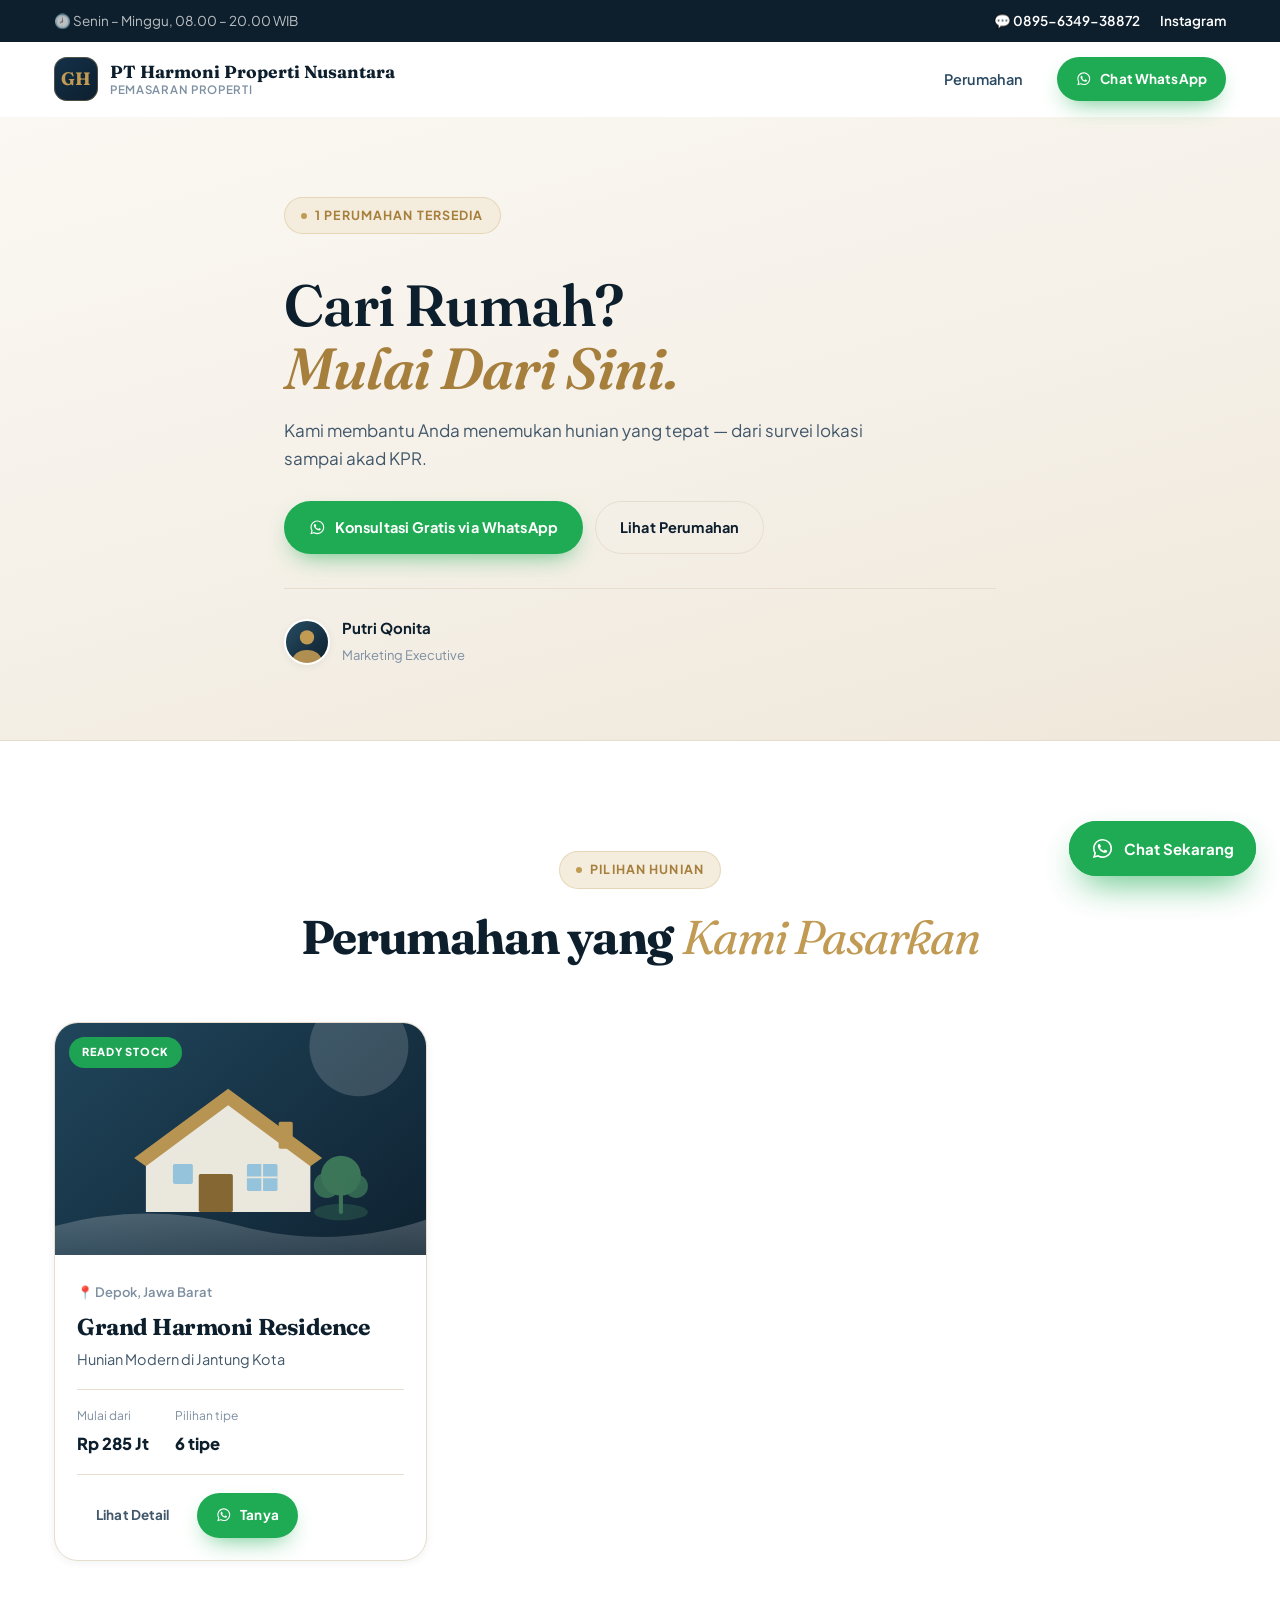
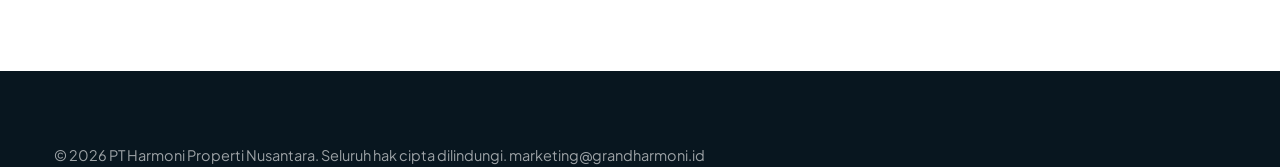
<file: index.html>
<!doctype html>
<html lang="id">
<head>
<meta charset="utf-8">
<meta name="viewport" content="width=device-width, initial-scale=1">
<title>Perumahan yang Kami Pasarkan</title>
<meta name="description" content="Daftar perumahan yang kami pasarkan di Depok dan sekitarnya. Lihat tipe unit, harga, dan simulasi KPR, lalu konsultasi langsung via WhatsApp.">
<link rel="icon" href="/assets/img/favicon.svg" type="image/svg+xml">
<link rel="preconnect" href="https://fonts.googleapis.com">
<link rel="preconnect" href="https://fonts.gstatic.com" crossorigin>
<link href="https://fonts.googleapis.com/css2?family=Fraunces:opsz,wght@9..144,400;9..144,600;9..144,700&family=Plus+Jakarta+Sans:wght@400;500;600;700;800&display=swap" rel="stylesheet">
<link rel="stylesheet" href="/assets/css/style.css?v=14">
</head>
<body>

<div class="topbar">
  <div class="wrap topbar__in">
    <span class="topbar__item" data-i="jam"></span>
    <div class="topbar__right">
      <a class="topbar__link" data-i="telp" href="#"></a>
      <a class="topbar__link" data-i="ig" href="#" target="_blank" rel="noopener">Instagram</a>
    </div>
  </div>
</div>

<header class="nav" id="nav">
  <div class="wrap nav__in">
    <a href="/" class="brand">
      <span class="brand__mark" data-i="logo"></span>
      <span class="brand__txt">
        <strong data-i="devNama"></strong>
        <small>Pemasaran Properti</small>
      </span>
    </a>
    <nav class="nav__menu" id="menu">
      <a href="#daftar">Perumahan</a>
      <a class="btn btn--wa btn--sm nav__cta" data-wa="umum" href="#">
        <svg class="ic" aria-hidden="true"><use href="#i-wa"></use></svg> Chat WhatsApp
      </a>
    </nav>
    <button class="burger" id="burger" aria-label="Buka menu" aria-expanded="false">
      <span></span><span></span><span></span>
    </button>
  </div>
</header>

<main>
  <section class="beranda-hero">
    <div class="wrap beranda-hero__in">
      <span class="pill" id="jumlahLabel"></span>
      <h1>Cari Rumah? <em>Mulai Dari Sini.</em></h1>
      <p id="beranda-teks"></p>
      <div class="beranda-hero__aksi">
        <a class="btn btn--wa" data-wa="umum" href="#">
          <svg class="ic" aria-hidden="true"><use href="#i-wa"></use></svg> Konsultasi Gratis via WhatsApp
        </a>
        <a class="btn btn--ghost" href="#daftar">Lihat Perumahan</a>
      </div>
      <div class="beranda-agen">
        <span class="beranda-agen__foto" data-i="agenFoto"></span>
        <div>
          <strong data-i="agenNama"></strong>
          <small data-i="agenJabatan"></small>
        </div>
      </div>
    </div>
  </section>

  <section class="sec" id="daftar">
    <div class="wrap">
      <div class="sec__head">
        <span class="pill">Pilihan Hunian</span>
        <h2 class="sec__title">Perumahan yang <em>Kami Pasarkan</em></h2>
      </div>
      <div class="pgrid" id="pgrid"></div>
    </div>
  </section>
</main>

<footer class="foot">
  <div class="wrap">
    <div class="foot__bawah">
      <span>&copy; <span id="tahun"></span> <span data-i="devNama2"></span>. Seluruh hak cipta dilindungi.</span>
      <a data-i="email2" href="#"></a>
    </div>
  </div>
</footer>

<a class="fab" data-wa="umum" href="#" aria-label="Chat WhatsApp">
  <svg class="ic" aria-hidden="true"><use href="#i-wa"></use></svg>
  <span>Chat Sekarang</span>
</a>

<svg style="display:none" aria-hidden="true">
  <symbol id="i-wa" viewBox="0 0 24 24"><path fill="currentColor" d="M12.04 2C6.58 2 2.13 6.45 2.13 11.91c0 1.75.46 3.45 1.32 4.95L2 22l5.25-1.38a9.9 9.9 0 0 0 4.79 1.22h.01c5.46 0 9.91-4.45 9.91-9.91 0-2.65-1.03-5.14-2.9-7.01A9.82 9.82 0 0 0 12.04 2zm0 18.15h-.01a8.2 8.2 0 0 1-4.19-1.15l-.3-.18-3.12.82.83-3.04-.2-.31a8.19 8.19 0 0 1-1.26-4.38c0-4.54 3.7-8.23 8.25-8.23 2.2 0 4.27.86 5.83 2.42a8.18 8.18 0 0 1 2.41 5.82c0 4.54-3.7 8.23-8.24 8.23zm4.52-6.16c-.25-.12-1.47-.72-1.69-.81-.23-.08-.39-.12-.56.13-.16.24-.64.8-.78.97-.14.16-.29.18-.54.06-.25-.13-1.05-.39-2-1.23-.74-.66-1.24-1.47-1.38-1.72-.15-.25-.02-.38.11-.5.11-.11.25-.29.37-.43.13-.15.17-.25.25-.41.08-.17.04-.31-.02-.43-.06-.12-.56-1.35-.77-1.85-.2-.48-.4-.42-.56-.42l-.47-.01c-.16 0-.43.06-.65.31-.22.24-.85.83-.85 2.03s.87 2.35.99 2.51c.12.16 1.71 2.62 4.15 3.67.58.25 1.03.4 1.39.51.58.19 1.11.16 1.53.1.47-.07 1.47-.6 1.67-1.18.21-.58.21-1.07.15-1.18-.06-.11-.22-.17-.47-.29z"/></symbol>
  <symbol id="i-up" viewBox="0 0 24 24"><path fill="none" stroke="currentColor" stroke-width="2" stroke-linecap="round" stroke-linejoin="round" d="M12 19V5M5 12l7-7 7 7"/></symbol>
  <symbol id="i-play" viewBox="0 0 24 24"><path fill="currentColor" d="M8 5v14l11-7z"/></symbol>
  <symbol id="i-pin" viewBox="0 0 24 24"><path fill="none" stroke="currentColor" stroke-width="1.8" d="M12 21s7-5.4 7-11a7 7 0 1 0-14 0c0 5.6 7 11 7 11z"/><circle cx="12" cy="10" r="2.6" fill="none" stroke="currentColor" stroke-width="1.8"/></symbol>
  <symbol id="i-clock" viewBox="0 0 24 24"><circle cx="12" cy="12" r="9" fill="none" stroke="currentColor" stroke-width="1.8"/><path fill="none" stroke="currentColor" stroke-width="1.8" stroke-linecap="round" d="M12 7v5l3 2"/></symbol>
  <symbol id="i-mail" viewBox="0 0 24 24"><rect x="3" y="5" width="18" height="14" rx="2" fill="none" stroke="currentColor" stroke-width="1.8"/><path fill="none" stroke="currentColor" stroke-width="1.8" d="m3 7 9 6 9-6"/></symbol>
  <symbol id="i-home" viewBox="0 0 24 24"><path fill="none" stroke="currentColor" stroke-width="1.8" stroke-linejoin="round" d="M4 10.5 12 4l8 6.5V20H4z"/></symbol>
  <symbol id="i-calc" viewBox="0 0 24 24"><rect x="5" y="3" width="14" height="18" rx="2" fill="none" stroke="currentColor" stroke-width="1.8"/><path fill="none" stroke="currentColor" stroke-width="1.8" stroke-linecap="round" d="M8 7h8M8 12h2m3 0h3M8 16h2m3 0h3"/></symbol>
  <symbol id="i-bed" viewBox="0 0 24 24"><path fill="none" stroke="currentColor" stroke-width="1.7" stroke-linecap="round" d="M3 18v-7m0 4h18v3m0-3v-3a2 2 0 0 0-2-2h-7v5"/><circle cx="7" cy="10" r="2" fill="none" stroke="currentColor" stroke-width="1.7"/></symbol>
  <symbol id="i-bath" viewBox="0 0 24 24"><path fill="none" stroke="currentColor" stroke-width="1.7" stroke-linecap="round" d="M4 12h16v3a4 4 0 0 1-4 4H8a4 4 0 0 1-4-4zM6 12V6a2 2 0 0 1 4 0"/></symbol>
  <symbol id="i-area" viewBox="0 0 24 24"><path fill="none" stroke="currentColor" stroke-width="1.7" stroke-linecap="round" d="M4 9V4h5M20 15v5h-5M4 20h5M20 4h-5"/></symbol>
  <symbol id="i-car" viewBox="0 0 24 24"><path fill="none" stroke="currentColor" stroke-width="1.7" stroke-linecap="round" d="M4 16v2m16-2v2M3 15h18l-1-4-1.5-3.5a2 2 0 0 0-1.8-1.2H7.3a2 2 0 0 0-1.8 1.2L4 11z"/><circle cx="7.5" cy="15" r="1.3" fill="currentColor"/><circle cx="16.5" cy="15" r="1.3" fill="currentColor"/></symbol>
  <symbol id="i-shield" viewBox="0 0 24 24"><path fill="none" stroke="currentColor" stroke-width="1.7" stroke-linejoin="round" d="M12 3 5 6v6c0 4.4 3 7.6 7 9 4-1.4 7-4.6 7-9V6z"/><path fill="none" stroke="currentColor" stroke-width="1.7" stroke-linecap="round" d="m9 12 2 2 4-4"/></symbol>
  <symbol id="i-road" viewBox="0 0 24 24"><path fill="none" stroke="currentColor" stroke-width="1.7" stroke-linecap="round" d="M7 3 4 21M17 3l3 18M12 4v3m0 4v3m0 4v3"/></symbol>
  <symbol id="i-leaf" viewBox="0 0 24 24"><path fill="none" stroke="currentColor" stroke-width="1.7" stroke-linecap="round" d="M5 19C4 12 8 5 19 5c0 10-6 13-11 13-2 0-3-.5-3-.5z"/><path fill="none" stroke="currentColor" stroke-width="1.7" stroke-linecap="round" d="M12 12c-2 2-3 4-3.5 7"/></symbol>
  <symbol id="i-lock" viewBox="0 0 24 24"><rect x="5" y="10" width="14" height="10" rx="2" fill="none" stroke="currentColor" stroke-width="1.7"/><path fill="none" stroke="currentColor" stroke-width="1.7" d="M8 10V7a4 4 0 0 1 8 0v3"/></symbol>
  <symbol id="i-wallet" viewBox="0 0 24 24"><rect x="3" y="6" width="18" height="13" rx="2.5" fill="none" stroke="currentColor" stroke-width="1.7"/><path fill="none" stroke="currentColor" stroke-width="1.7" d="M3 10h18"/><circle cx="16.5" cy="14" r="1.2" fill="currentColor"/></symbol>
  <symbol id="i-building" viewBox="0 0 24 24"><rect x="4" y="3" width="9" height="18" fill="none" stroke="currentColor" stroke-width="1.7"/><path fill="none" stroke="currentColor" stroke-width="1.7" d="M13 9h7v12h-7M7 7h3M7 11h3M7 15h3M16 13h1M16 17h1"/></symbol>
  <symbol id="i-check" viewBox="0 0 24 24"><path fill="none" stroke="currentColor" stroke-width="2.2" stroke-linecap="round" stroke-linejoin="round" d="m5 13 4 4 10-10"/></symbol>
  <symbol id="i-quote" viewBox="0 0 24 24"><path fill="currentColor" d="M9 7H5a3 3 0 0 0-3 3v7h7v-7H6a3 3 0 0 1 3-3zm10 0h-4a3 3 0 0 0-3 3v7h7v-7h-3a3 3 0 0 1 3-3z"/></symbol>
</svg>

<script src="/assets/js/koneksi.js?v=14"></script>
<script src="/assets/js/beranda.js?v=14"></script>
</body>
</html>
</file>
<file: assets/css/style.css>
/* =====================================================================
   GRAND HARMONI RESIDENCE — Stylesheet
   Palet: navy pekat + emas hangat + krem. Tanpa library eksternal.
   ===================================================================== */

:root{
  --ink:#0d1f2d;
  --ink-2:#14314a;
  --ink-3:#2a4a63;
  --body:#41576a;
  --muted:#7d8fa0;
  --gold:#c19a54;
  --gold-2:#a67f3d;
  --gold-soft:#f4ecdd;
  --wa:#1fab54;
  --wa-2:#178c44;
  --cream:#fbf8f3;
  --cream-2:#f4efe6;
  --white:#fff;
  --line:#e6ddcf;
  --line-2:rgba(255,255,255,.14);

  --r-sm:10px; --r:16px; --r-lg:24px; --r-xl:32px;
  --sh-sm:0 2px 8px rgba(13,31,45,.06);
  --sh:0 12px 32px -12px rgba(13,31,45,.18);
  --sh-lg:0 32px 64px -24px rgba(13,31,45,.3);
  --wrap:1220px;
  --ease:cubic-bezier(.22,.61,.36,1);
  --serif:"Fraunces",Georgia,"Times New Roman",serif;
  --sans:"Plus Jakarta Sans",-apple-system,BlinkMacSystemFont,"Segoe UI",Roboto,sans-serif;
}

*,*::before,*::after{box-sizing:border-box}
html{overflow-x:clip;scroll-behavior:smooth;scroll-padding-top:92px;-webkit-text-size-adjust:100%}
body{
  margin:0;font-family:var(--sans);font-size:16.5px;line-height:1.7;
  color:var(--body);background:var(--white);-webkit-font-smoothing:antialiased;
  overflow-x:hidden;
}
img{max-width:100%;display:block}
a{color:inherit;text-decoration:none}
ul{margin:0;padding:0;list-style:none}
button{font:inherit;cursor:pointer}
h1,h2,h3,h4{margin:0;color:var(--ink);font-weight:700;line-height:1.15;letter-spacing:-.02em}
p{margin:0}
em{font-style:normal}
.ic{width:1.15em;height:1.15em;flex:none}
::selection{background:var(--gold);color:#fff}

.skip-link{position:absolute;left:-9999px;top:0;background:var(--ink);color:#fff;padding:12px 20px;z-index:999;border-radius:0 0 var(--r-sm) 0}
.skip-link:focus{left:0}
:focus-visible{outline:2.5px solid var(--gold);outline-offset:3px;border-radius:4px}

.wrap{width:100%;max-width:var(--wrap);margin:0 auto;padding:0 24px}
.wrap--narrow{max-width:880px}

/* ---------- TOPBAR ---------- */
.topbar{background:var(--ink);color:rgba(255,255,255,.72);font-size:13.5px}
.topbar__in{display:flex;align-items:center;gap:14px;height:42px}
.topbar__sep{width:1px;height:14px;background:var(--line-2)}
.topbar__right{margin-left:auto;display:flex;gap:20px}
.topbar__link{color:#fff;font-weight:600;transition:color .2s}
.topbar__link:hover{color:var(--gold)}
.topbar__item{white-space:nowrap;overflow:hidden;text-overflow:ellipsis}

/* ---------- NAV ---------- */
.nav{position:sticky;top:0;z-index:80;background:rgba(255,255,255,.92);backdrop-filter:blur(14px);border-bottom:1px solid transparent;transition:box-shadow .3s,border-color .3s}
.nav.is-stuck{box-shadow:0 6px 28px -14px rgba(13,31,45,.28);border-color:var(--line)}
.nav__in{display:flex;align-items:center;gap:20px;height:74px}

.brand{display:flex;align-items:center;gap:12px;margin-right:auto}
.brand__mark{
  width:44px;height:44px;flex:none;border-radius:13px;display:grid;place-items:center;
  background:linear-gradient(140deg,var(--ink-2),var(--ink));color:var(--gold);
  font-family:var(--serif);font-weight:700;font-size:18px;letter-spacing:.02em;
  box-shadow:inset 0 0 0 1px rgba(193,154,84,.35);
}
.brand__txt{display:flex;flex-direction:column;line-height:1.25}
.brand__txt strong{font-family:var(--serif);font-size:17.5px;color:var(--ink)}
.brand__txt small{font-size:11.5px;color:var(--muted);letter-spacing:.06em;text-transform:uppercase;font-weight:600}

.nav__menu{display:flex;align-items:center;gap:28px}
.nav__menu>a:not(.btn){font-size:14.5px;font-weight:600;color:var(--ink-3);position:relative;padding:6px 0;transition:color .2s}
.nav__menu>a:not(.btn)::after{content:"";position:absolute;left:0;bottom:0;height:2px;width:0;background:var(--gold);transition:width .3s var(--ease)}
.nav__menu>a:not(.btn):hover{color:var(--ink)}
.nav__menu>a:not(.btn):hover::after,.nav__menu>a.is-active::after{width:100%}
.nav__menu>a.is-active{color:var(--ink)}
.nav__cta{margin-left:6px}

.burger{display:none;width:44px;height:44px;border:1px solid var(--line);border-radius:12px;background:#fff;padding:0;place-items:center}
.burger span{display:block;width:19px;height:2px;background:var(--ink);border-radius:2px;transition:.3s var(--ease)}
.burger span+span{margin-top:4px}
.burger[aria-expanded="true"] span:nth-child(1){transform:translateY(6px) rotate(45deg)}
.burger[aria-expanded="true"] span:nth-child(2){opacity:0}
.burger[aria-expanded="true"] span:nth-child(3){transform:translateY(-6px) rotate(-45deg)}

/* ---------- BUTTONS ---------- */
.btn{
  display:inline-flex;align-items:center;justify-content:center;gap:9px;
  padding:13px 24px;border-radius:999px;border:1px solid transparent;
  font-size:14.5px;font-weight:700;letter-spacing:.01em;cursor:pointer;
  transition:transform .2s var(--ease),box-shadow .25s,background .25s,color .25s,border-color .25s;
  white-space:nowrap;
}
.btn:hover{transform:translateY(-2px)}
.btn:active{transform:translateY(0)}
.btn--sm{padding:10px 18px;font-size:13.5px}
.btn--lg{padding:16px 30px;font-size:15.5px}
.btn--block{width:100%}
.btn--wa{background:var(--wa);color:#fff;box-shadow:0 10px 24px -10px rgba(31,171,84,.75)}
.btn--wa:hover{background:var(--wa-2);box-shadow:0 16px 30px -12px rgba(31,171,84,.85)}
.btn--dark{background:var(--ink);color:#fff}
.btn--dark:hover{background:var(--ink-2)}
.btn--gold{background:var(--gold);color:#fff}
.btn--gold:hover{background:var(--gold-2)}
.btn--ghost{background:transparent;color:var(--ink);border-color:var(--line)}
.btn--ghost:hover{border-color:var(--ink);background:var(--cream)}
.btn--ghost.btn--light{color:#fff;border-color:var(--line-2)}
.btn--ghost.btn--light:hover{background:rgba(255,255,255,.1);border-color:rgba(255,255,255,.4)}
.btn--outline{background:#fff;color:var(--ink);border-color:var(--line)}
.btn--outline:hover{border-color:var(--gold);color:var(--gold-2)}

/* ---------- HERO ---------- */
.hero{position:relative;padding:72px 0 0;background:linear-gradient(180deg,var(--cream) 0%,var(--white) 62%);overflow:hidden}
.hero__bg{
  position:absolute;inset:0;pointer-events:none;
  background:
    radial-gradient(680px 460px at 88% 6%,rgba(193,154,84,.16),transparent 65%),
    radial-gradient(520px 420px at 4% 82%,rgba(20,49,74,.08),transparent 70%);
}
.hero__in{position:relative;display:grid;grid-template-columns:1.05fr .95fr;gap:64px;align-items:center}

.pill{
  display:inline-flex;align-items:center;gap:8px;padding:7px 16px;border-radius:999px;
  background:var(--gold-soft);color:var(--gold-2);font-size:12.5px;font-weight:700;
  letter-spacing:.09em;text-transform:uppercase;margin-bottom:22px;
  border:1px solid rgba(193,154,84,.28);
}
.pill::before{content:"";width:6px;height:6px;border-radius:50%;background:var(--gold);animation:blink 2.4s infinite}
@keyframes blink{0%,100%{opacity:1}50%{opacity:.25}}

.hero__title{font-family:var(--serif);font-size:clamp(2.5rem,5.4vw,4.15rem);line-height:1.04;letter-spacing:-.035em}
.hero__title em{display:block;color:var(--gold);font-style:italic;font-weight:400}
.hero__desc{margin:22px 0 34px;font-size:17.5px;max-width:520px;color:var(--body)}
.hero__cta{display:flex;flex-wrap:wrap;gap:14px}

.hero__mini{display:flex;align-items:center;gap:12px;margin-top:34px;font-size:14px}
.hero__mini strong{display:block;color:var(--ink);font-size:14.5px}
.hero__mini span{color:var(--muted);font-size:13px}
.avatar{width:46px;height:46px;border-radius:50%;background:var(--cream-2) center/cover no-repeat;border:2px solid #fff;box-shadow:var(--sh-sm);flex:none}
.avatar--lg{width:72px;height:72px}
.dot-online{width:9px;height:9px;border-radius:50%;background:var(--wa);box-shadow:0 0 0 4px rgba(31,171,84,.18);margin-left:6px}
.mini-online{color:var(--wa)!important;font-weight:600}

.hero__media{position:relative}
.hero__img{margin:0;border-radius:var(--r-xl);overflow:hidden;box-shadow:var(--sh-lg);background:var(--cream-2);aspect-ratio:4/3.35}
.hero__img img{width:100%;height:100%;object-fit:cover}
.hero__card{
  position:absolute;left:-26px;bottom:-24px;background:#fff;border-radius:var(--r-lg);
  padding:20px 26px;box-shadow:var(--sh-lg);border:1px solid var(--line);min-width:210px;
}
.hero__card-label{font-size:12px;text-transform:uppercase;letter-spacing:.1em;color:var(--muted);font-weight:700}
.hero__card-val{display:block;font-family:var(--serif);font-size:32px;color:var(--ink);line-height:1.2;margin-top:4px}
.hero__card-val small{font-family:var(--sans);font-size:14px;color:var(--muted);font-weight:600}
.hero__card-note{display:block;font-size:12.5px;color:var(--muted);margin-top:2px}

.stats{display:grid;grid-template-columns:repeat(4,1fr);gap:8px;margin:86px 0 0;padding:32px 0;border-top:1px solid var(--line)}
.stats li{text-align:center}
.stats b{display:block;font-family:var(--serif);font-size:clamp(1.9rem,3.4vw,2.7rem);color:var(--ink);line-height:1}
.stats span{font-size:13.5px;color:var(--muted);font-weight:600}

/* ---------- TRUST ---------- */
.trust{background:var(--ink);color:rgba(255,255,255,.9);overflow:hidden;padding:16px 0}
.trust__track{display:flex;gap:0;white-space:nowrap;animation:slide 34s linear infinite;width:max-content}
.trust:hover .trust__track{animation-play-state:paused}
@keyframes slide{from{transform:translateX(0)}to{transform:translateX(-50%)}}
.trust__item{display:inline-flex;align-items:center;gap:10px;padding:0 34px;font-size:14px;font-weight:600}
.trust__item svg{color:var(--gold);width:17px;height:17px}

/* ---------- SECTION SHELL ---------- */
.sec{padding:110px 0}
.sec--alt{background:var(--cream)}
.sec--dark{background:var(--ink);color:rgba(255,255,255,.72)}
.sec--dark h2,.sec--dark h3,.sec--dark h4{color:#fff}
.sec__head{max-width:720px;margin:0 auto 58px;text-align:center}
.eyebrow{display:inline-block;font-size:12.5px;font-weight:800;letter-spacing:.16em;text-transform:uppercase;color:var(--gold-2);margin-bottom:16px}
.sec--dark .eyebrow,.eyebrow--gold{color:var(--gold)}
.sec__title{font-family:var(--serif);font-size:clamp(1.95rem,3.7vw,3rem);line-height:1.13;letter-spacing:-.03em}
.sec__title em{color:var(--gold);font-style:italic;font-weight:400}
.sec__sub{margin-top:18px;font-size:16.5px;color:var(--body)}
.sec--dark .sec__sub{color:rgba(255,255,255,.65)}
.sec__foot{text-align:center;margin-top:48px}
.note{margin-top:34px;text-align:center;font-size:13.5px;color:var(--muted)}

.grid-3{display:grid;grid-template-columns:repeat(3,1fr);gap:26px}
.grid-2{display:grid;grid-template-columns:repeat(2,1fr);gap:26px}

/* ---------- KEUNGGULAN ---------- */
.feat{
  background:#fff;border:1px solid var(--line);border-radius:var(--r-lg);padding:34px 30px;
  transition:transform .35s var(--ease),box-shadow .35s,border-color .35s;position:relative;overflow:hidden;
}
.feat::after{content:"";position:absolute;inset:auto auto 0 0;height:3px;width:0;background:var(--gold);transition:width .45s var(--ease)}
.feat:hover{transform:translateY(-6px);box-shadow:var(--sh);border-color:transparent}
.feat:hover::after{width:100%}
.feat__ic{width:56px;height:56px;border-radius:16px;display:grid;place-items:center;background:var(--gold-soft);color:var(--gold-2);margin-bottom:22px}
.feat__ic svg{width:26px;height:26px}
.feat h3{font-size:19px;margin-bottom:10px;font-family:var(--serif)}
.feat p{font-size:15px}

/* ---------- FILTER ---------- */
.filters{display:flex;flex-wrap:wrap;justify-content:center;gap:10px;margin-bottom:44px}
.chip{
  padding:10px 22px;border-radius:999px;border:1px solid var(--line);background:#fff;
  font-size:14px;font-weight:600;color:var(--ink-3);transition:.25s var(--ease);
}
.chip:hover{border-color:var(--gold);color:var(--gold-2)}
.chip.is-on{background:var(--ink);border-color:var(--ink);color:#fff}

/* ---------- KARTU UNIT ---------- */
.card{
  background:#fff;border:1px solid var(--line);border-radius:var(--r-lg);overflow:hidden;
  display:flex;flex-direction:column;cursor:pointer;
  transition:transform .35s var(--ease),box-shadow .35s;
}
.card:hover{transform:translateY(-7px);box-shadow:var(--sh-lg)}
.card__media{position:relative;aspect-ratio:16/11;background:var(--cream-2);overflow:hidden}
.card__media img{width:100%;height:100%;object-fit:cover;transition:transform .7s var(--ease)}
.card:hover .card__media img{transform:scale(1.07)}
.card__tags{position:absolute;top:14px;left:14px;right:14px;display:flex;gap:8px;flex-wrap:wrap}
.badge{
  display:inline-block;padding:6px 13px;border-radius:999px;font-size:11px;font-weight:800;
  letter-spacing:.08em;text-transform:uppercase;background:rgba(13,31,45,.86);color:#fff;backdrop-filter:blur(6px);
}
.badge--gold{background:var(--gold);color:#fff}
.badge--ready{background:rgba(31,171,84,.92)}
.card__body{padding:26px 24px 24px;display:flex;flex-direction:column;flex:1}
.card__cat{font-size:12px;font-weight:800;letter-spacing:.1em;text-transform:uppercase;color:var(--gold-2)}
.card h3{font-family:var(--serif);font-size:21px;margin:8px 0 14px}
.card__price{display:flex;align-items:baseline;gap:10px;flex-wrap:wrap;padding-bottom:18px;border-bottom:1px solid var(--line)}
.card__price strong{font-size:22px;color:var(--ink);font-family:var(--serif)}
.card__price span{font-size:13px;color:var(--wa);font-weight:700}
.specs{display:flex;flex-wrap:wrap;gap:8px;margin:18px 0 22px}
.specs li{display:inline-flex;align-items:center;gap:6px;font-size:13px;font-weight:600;color:var(--ink-3);background:var(--cream);padding:7px 12px;border-radius:9px}
.specs svg{width:15px;height:15px;color:var(--gold-2)}
.card__foot{margin-top:auto;display:flex;gap:10px}
.card__foot .btn{flex:1}
.card__more{flex:none!important;width:46px;padding:0;display:grid;place-items:center;border-radius:999px;border:1px solid var(--line);background:#fff;color:var(--ink);font-size:19px;transition:.25s}
.card__more:hover{background:var(--ink);color:#fff;border-color:var(--ink)}

/* ---------- YOUTUBE ---------- */
.yt-grid{display:grid;grid-template-columns:repeat(2,1fr);gap:26px}
.yt{position:relative;border-radius:var(--r-lg);overflow:hidden;background:#000;aspect-ratio:16/9;border:1px solid var(--line-2)}
.yt img,.yt iframe{width:100%;height:100%;object-fit:cover;border:0;display:block}
.yt__kosong{width:100%;height:100%;background:linear-gradient(150deg,var(--ink-2),#08161f)}
.yt__ov{position:absolute;inset:0;display:flex;flex-direction:column;justify-content:flex-end;padding:24px;cursor:pointer;background:linear-gradient(to top,rgba(4,12,20,.9) 0%,rgba(4,12,20,.15) 55%,transparent 100%);transition:background .35s}
.yt:hover .yt__ov{background:linear-gradient(to top,rgba(4,12,20,.94) 0%,rgba(4,12,20,.35) 60%,rgba(4,12,20,.1) 100%)}
.yt__play{
  position:absolute;top:50%;left:50%;transform:translate(-50%,-50%);width:70px;height:70px;border-radius:50%;
  background:#ff0000;display:grid;place-items:center;color:#fff;box-shadow:0 12px 34px -8px rgba(255,0,0,.7);
  transition:transform .3s var(--ease);
}
.yt__play svg{width:28px;height:28px;margin-left:3px}
.yt:hover .yt__play{transform:translate(-50%,-50%) scale(1.12)}
.yt__title{color:#fff;font-weight:700;font-size:16.5px;line-height:1.35}
.yt__dur{color:rgba(255,255,255,.62);font-size:12.5px;font-weight:600;margin-top:4px}

/* ---------- TIKTOK ---------- */
.tt-grid{display:grid;grid-template-columns:repeat(4,1fr);gap:22px}
.tt{position:relative;border-radius:var(--r-lg);overflow:hidden;background:var(--ink);aspect-ratio:9/16;border:1px solid var(--line);box-shadow:var(--sh-sm);transition:transform .35s var(--ease),box-shadow .35s}
.tt:hover{transform:translateY(-6px);box-shadow:var(--sh-lg)}
.tt iframe{width:100%;height:100%;border:0;display:block}
.tt>img{position:absolute;inset:0;width:100%;height:100%;object-fit:cover;display:block;
  animation:sampulMasuk .5s var(--ease) both}
@keyframes sampulMasuk{from{opacity:0;transform:scale(1.04)}to{opacity:1;transform:none}}
.tt:hover>img{transform:scale(1.04);transition:transform .6s var(--ease)}
.tt__ov{position:absolute;inset:0;display:flex;flex-direction:column;justify-content:flex-end;padding:20px;cursor:pointer;
  background:linear-gradient(150deg,#25f4ee22,#fe2c5522),linear-gradient(to top,rgba(4,12,20,.92),rgba(4,12,20,.05) 60%);}
/* Kalau sampul asli sudah tampil, warna TikTok-nya dilepas dan gelapnya
   dikurangi — supaya sampulnya kelihatan jelas, judul tetap terbaca. */
.tt--bersampul .tt__ov{background:linear-gradient(to top,rgba(4,12,20,.9),rgba(4,12,20,.15) 45%,rgba(4,12,20,.25))}
.tt__play{position:absolute;top:50%;left:50%;transform:translate(-50%,-50%);width:60px;height:60px;border-radius:50%;
  background:#fff;color:var(--ink);display:grid;place-items:center;box-shadow:0 12px 30px -10px rgba(0,0,0,.6);transition:transform .3s var(--ease)}
.tt__play svg{width:24px;height:24px;margin-left:3px}
.tt:hover .tt__play{transform:translate(-50%,-50%) scale(1.12)}
.tt__title{color:#fff;font-weight:700;font-size:14.5px;line-height:1.4}
.tt__tag{color:rgba(255,255,255,.6);font-size:12px;font-weight:600;margin-top:4px}
/* ---- Layar video TikTok (dibuka besar di tengah) ------------------------ */
html.terkunci{overflow:hidden}
.lb{position:fixed;inset:0;z-index:120;display:grid;place-items:center;padding:20px}
.lb__tirai{position:absolute;inset:0;background:rgba(4,12,20,.82);backdrop-filter:blur(8px);
  opacity:0;transition:opacity .3s var(--ease)}
.lb.is-in .lb__tirai{opacity:1}
.lb__bungkus{position:relative;z-index:1;display:flex;flex-direction:column;align-items:center;gap:12px}
.lb__buka{color:rgba(255,255,255,.9);font-size:13.5px;font-weight:700;text-decoration:none;
  background:rgba(255,255,255,.12);padding:9px 16px;border-radius:999px;backdrop-filter:blur(6px);
  transition:background .25s var(--ease)}
.lb__buka:hover{background:rgba(255,255,255,.24)}
.lb__kotak{position:relative;width:min(94vw,340px);height:min(84vh,780px);min-height:420px;
  border-radius:var(--r-lg);overflow:hidden;background:#000;box-shadow:0 30px 80px -20px rgba(0,0,0,.8);
  opacity:0;transform:translateY(14px) scale(.98);transition:opacity .32s var(--ease),transform .32s var(--ease)}
.lb.is-in .lb__kotak{opacity:1;transform:none}
.lb__isi,.lb__isi iframe{width:100%;height:100%;border:0;display:block}
.lb__video{width:100%;height:100%;object-fit:contain;background:#000;display:block}
.lb__tt{position:absolute;left:0;right:0;bottom:0;padding:14px 16px;text-align:center;
  color:#fff;font-weight:700;font-size:13px;text-decoration:none;
  background:linear-gradient(to top,rgba(4,12,20,.92),transparent)}
.lb__tt:hover{text-decoration:underline}
.lb__tutup{position:absolute;top:-46px;right:0;width:38px;height:38px;border:0;border-radius:50%;
  background:rgba(255,255,255,.14);color:#fff;font-size:22px;line-height:1;cursor:pointer;
  display:grid;place-items:center;transition:background .25s var(--ease),transform .25s var(--ease)}
.lb__tutup:hover{background:rgba(255,255,255,.26);transform:scale(1.08)}
.lb__tutup:focus-visible{outline:2px solid #fff;outline-offset:2px}
/* di layar pendek, tombol tutup dipindah ke dalam agar tidak terpotong */
@media (max-height:820px){.lb__tutup{top:10px;right:10px;background:rgba(4,12,20,.68);backdrop-filter:blur(6px)}}

/* ---------- LOKASI ---------- */
.loc{display:grid;grid-template-columns:1.25fr .75fr;gap:34px;align-items:start}
.map-frame{border-radius:var(--r-lg);overflow:hidden;border:1px solid var(--line);box-shadow:var(--sh);aspect-ratio:16/11;background:var(--cream-2)}
.map-frame iframe{width:100%;height:100%;border:0;display:block;filter:saturate(.92)}
.loc__list h3{font-family:var(--serif);font-size:22px;margin-bottom:20px}
.loc__list ul li{display:flex;gap:14px;align-items:center;padding:13px 0;border-bottom:1px dashed var(--line);font-size:15px}
.loc__list ul li b{flex:none;min-width:62px;font-size:13px;font-weight:800;color:var(--gold-2);background:var(--gold-soft);padding:5px 10px;border-radius:8px;text-align:center}
.loc__addr{margin-top:28px;background:#fff;border:1px solid var(--line);border-radius:var(--r);padding:24px}
.loc__addr strong{display:block;color:var(--ink);margin-bottom:8px;font-size:15px}
.loc__addr p{font-size:14.5px;margin-bottom:18px}
.loc__addr .btn{margin:0 8px 8px 0}

/* ---------- KALKULATOR ---------- */
.calc{display:grid;grid-template-columns:1.1fr .9fr;gap:0;border:1px solid var(--line);border-radius:var(--r-xl);overflow:hidden;box-shadow:var(--sh);background:#fff}
.calc__form{padding:44px 42px}
.calc__out{padding:44px 42px;background:linear-gradient(165deg,var(--ink-2),var(--ink));color:rgba(255,255,255,.72);display:flex;flex-direction:column}

.field{display:block;margin-bottom:26px}
.field__label{display:flex;justify-content:space-between;align-items:baseline;gap:10px;font-size:14px;font-weight:700;color:var(--ink);margin-bottom:10px}
.field__label b{color:var(--gold-2);font-size:14.5px}
.field__label small{color:var(--muted);font-weight:500}
.field__hint{display:block;font-size:12.5px;color:var(--muted);margin-top:8px}
.input{
  width:100%;padding:13px 16px;border:1px solid var(--line);border-radius:12px;background:#fff;
  font:inherit;font-size:15px;color:var(--ink);transition:border-color .2s,box-shadow .2s;
}
.input:focus{outline:none;border-color:var(--gold);box-shadow:0 0 0 4px rgba(193,154,84,.14)}
textarea.input{resize:vertical;line-height:1.6}
select.input{appearance:none;background-image:url("data:image/svg+xml,%3Csvg xmlns='http://www.w3.org/2000/svg' viewBox='0 0 24 24' fill='none' stroke='%237d8fa0' stroke-width='2'%3E%3Cpath d='m6 9 6 6 6-6'/%3E%3C/svg%3E");background-repeat:no-repeat;background-position:right 14px center;background-size:17px;padding-right:42px}
.input--money{display:flex;align-items:center;gap:8px}
.input--money span{color:var(--muted);font-weight:700;font-size:14px}
.bare{border:0;outline:none;font:inherit;font-size:15px;font-weight:700;color:var(--ink);width:100%;background:transparent}

.range{-webkit-appearance:none;appearance:none;width:100%;height:6px;border-radius:99px;background:var(--cream-2);outline:none;margin:6px 0}
.range::-webkit-slider-thumb{-webkit-appearance:none;width:22px;height:22px;border-radius:50%;background:var(--gold);border:3px solid #fff;box-shadow:0 3px 10px rgba(193,154,84,.5);cursor:pointer;transition:transform .2s}
.range::-webkit-slider-thumb:hover{transform:scale(1.15)}
.range::-moz-range-thumb{width:18px;height:18px;border-radius:50%;background:var(--gold);border:3px solid #fff;box-shadow:0 3px 10px rgba(193,154,84,.5);cursor:pointer}

.calc__label{font-size:12.5px;font-weight:800;letter-spacing:.12em;text-transform:uppercase;color:var(--gold)}
.calc__big{display:block;font-family:var(--serif);font-size:clamp(2.1rem,4vw,2.9rem);color:#fff;line-height:1.1;margin:10px 0 26px}
.calc__rows li{display:flex;justify-content:space-between;gap:14px;padding:13px 0;border-bottom:1px solid var(--line-2);font-size:14.5px}
.calc__rows b{color:#fff;font-weight:700}
.calc__note{font-size:12.5px;color:rgba(255,255,255,.48);margin:20px 0 24px;line-height:1.6}
.calc__out .btn{margin-top:auto}

/* ---------- TESTIMONI ---------- */
.testi{background:#fff;border:1px solid var(--line);border-radius:var(--r-lg);padding:34px 32px;position:relative;transition:transform .35s var(--ease),box-shadow .35s}
.testi:hover{transform:translateY(-5px);box-shadow:var(--sh)}
.testi__q{width:38px;height:38px;color:var(--gold-soft);margin-bottom:6px}
.testi p{font-size:16px;color:var(--ink-3);line-height:1.75;font-style:italic}
.testi__who{display:flex;align-items:center;gap:14px;margin-top:24px;padding-top:22px;border-top:1px solid var(--line)}
.testi__ini{width:46px;height:46px;border-radius:50%;background:var(--ink);color:var(--gold);display:grid;place-items:center;font-weight:800;font-size:16px;flex:none;font-family:var(--serif)}
.testi__who strong{display:block;color:var(--ink);font-size:15px}
.testi__who span{font-size:13px;color:var(--muted)}
.stars{color:var(--gold);letter-spacing:2px;font-size:14px;margin-left:auto}

/* ---------- PROMO ---------- */
.promo{background:linear-gradient(150deg,var(--ink-2) 0%,var(--ink) 60%);color:rgba(255,255,255,.75);padding:88px 0;position:relative;overflow:hidden}
.promo::before{content:"";position:absolute;width:560px;height:560px;border-radius:50%;background:radial-gradient(circle,rgba(193,154,84,.22),transparent 68%);top:-220px;right:-140px}
.promo__in{position:relative;display:grid;grid-template-columns:1.35fr .65fr;gap:56px;align-items:center}
.promo__title{font-family:var(--serif);font-size:clamp(1.8rem,3.4vw,2.7rem);color:#fff;letter-spacing:-.03em;margin-bottom:26px}
.promo__list{display:grid;grid-template-columns:1fr 1fr;gap:14px 26px}
.promo__list li{display:flex;gap:11px;align-items:flex-start;font-size:15.5px;color:rgba(255,255,255,.9)}
.promo__list svg{width:19px;height:19px;color:var(--gold);flex:none;margin-top:4px}
.promo__note{margin-top:26px;font-size:12.5px;color:rgba(255,255,255,.45)}
.promo__cta{background:rgba(255,255,255,.06);border:1px solid var(--line-2);border-radius:var(--r-lg);padding:32px;text-align:center;backdrop-filter:blur(8px)}
.promo__cta p{font-size:13px;text-transform:uppercase;letter-spacing:.1em;font-weight:700;color:rgba(255,255,255,.55)}
.promo__cta strong{display:block;font-family:var(--serif);font-size:60px;color:var(--gold);line-height:1.1;margin:6px 0 22px}
.promo__cta small{font-family:var(--sans);font-size:15px;color:rgba(255,255,255,.5);font-weight:600}

/* ---------- FAQ ---------- */
.faq{border-top:1px solid var(--line)}
.faq__item{border-bottom:1px solid var(--line)}
.faq__q{
  width:100%;background:none;border:0;padding:24px 46px 24px 0;text-align:left;position:relative;
  font-size:17px;font-weight:700;color:var(--ink);line-height:1.45;font-family:var(--sans);
}
.faq__q::after{content:"";position:absolute;right:8px;top:31px;width:11px;height:11px;border-right:2.2px solid var(--gold);border-bottom:2.2px solid var(--gold);transform:rotate(45deg);transition:transform .35s var(--ease)}
.faq__item.is-open .faq__q::after{transform:rotate(-135deg)}
.faq__q:hover{color:var(--gold-2)}
.faq__a{max-height:0;overflow:hidden;transition:max-height .4s var(--ease)}
.faq__a p{padding:0 40px 26px 0;font-size:15.5px;color:var(--body)}

/* ---------- KONTAK ---------- */
.contact{display:grid;grid-template-columns:1fr 1fr;gap:64px;align-items:start}
.contact__left .sec__title{text-align:left}
.agent{display:flex;gap:18px;align-items:center;margin:34px 0 28px;padding:22px;background:rgba(255,255,255,.05);border:1px solid var(--line-2);border-radius:var(--r)}
.agent strong{display:block;color:#fff;font-size:17px}
.agent span{font-size:13.5px;color:rgba(255,255,255,.55)}
.agent__wa{display:inline-flex;align-items:center;gap:8px;margin-top:8px;color:var(--wa);font-weight:700;font-size:15px}
.agent__wa:hover{text-decoration:underline}
.contact__meta li{display:flex;gap:13px;align-items:flex-start;padding:11px 0;font-size:14.5px;color:rgba(255,255,255,.68)}
.contact__meta svg{width:19px;height:19px;color:var(--gold);flex:none;margin-top:3px}

.form{background:#fff;border-radius:var(--r-xl);padding:40px 36px;box-shadow:var(--sh-lg)}
.form__title{font-family:var(--serif);font-size:24px;margin-bottom:26px}
.form .field{margin-bottom:18px}
.form__note{margin-top:16px;font-size:12.5px;color:var(--muted);text-align:center;line-height:1.6}
.input.is-bad{border-color:#d9534f;box-shadow:0 0 0 4px rgba(217,83,79,.12)}

/* ---------- FOOTER ---------- */
.foot{background:#08161f;color:rgba(255,255,255,.6);padding:72px 0 0;font-size:14.5px}
.foot__in{display:grid;grid-template-columns:1.6fr 1fr 1fr 1.2fr;gap:44px;padding-bottom:52px}
.foot__brand .brand__mark{margin-bottom:16px}
.foot__brand strong{display:block;font-family:var(--serif);font-size:20px;color:#fff;margin-bottom:8px}
.foot__brand p{font-size:14px;line-height:1.7}
.foot__col h4{font-size:13px;text-transform:uppercase;letter-spacing:.12em;color:var(--gold);margin-bottom:18px}
.foot__col a,.foot__col span{display:block;padding:6px 0;transition:color .2s}
.foot__col a:hover{color:#fff}
.foot__bar{display:flex;justify-content:space-between;gap:20px;flex-wrap:wrap;padding:24px 24px 30px;border-top:1px solid rgba(255,255,255,.08);font-size:12.5px;color:rgba(255,255,255,.4)}

/* ---------- FLOATING ---------- */
.fab{
  position:fixed;right:24px;bottom:24px;z-index:70;display:inline-flex;align-items:center;gap:10px;
  padding:15px 22px;border-radius:999px;background:var(--wa);color:#fff;font-weight:700;font-size:15px;
  box-shadow:0 16px 36px -12px rgba(31,171,84,.85);transition:transform .25s var(--ease),background .25s;
}
.fab:hover{transform:translateY(-3px) scale(1.03);background:var(--wa-2)}
.fab .ic{width:23px;height:23px}
.fab::before{content:"";position:absolute;inset:0;border-radius:999px;border:2px solid var(--wa);animation:pulse 2.4s infinite;pointer-events:none}
@keyframes pulse{0%{transform:scale(1);opacity:.7}70%{transform:scale(1.22);opacity:0}100%{opacity:0}}

.totop{
  position:fixed;left:24px;bottom:24px;z-index:70;width:46px;height:46px;border-radius:50%;
  background:#fff;border:1px solid var(--line);color:var(--ink);display:grid;place-items:center;
  box-shadow:var(--sh);opacity:0;visibility:hidden;transform:translateY(12px);transition:.3s var(--ease);
}
.totop.is-on{opacity:1;visibility:visible;transform:none}
.totop:hover{background:var(--ink);color:#fff}

.mobilebar{display:none}

/* ---------- MODAL ---------- */
.modal{position:fixed;inset:0;z-index:120;display:grid;place-items:center;padding:20px}
.modal[hidden]{display:none}
[hidden]{display:none!important}
.modal__bg{position:absolute;inset:0;background:rgba(8,22,31,.72);backdrop-filter:blur(5px);animation:fade .3s}
@keyframes fade{from{opacity:0}to{opacity:1}}
.modal__box{position:relative;width:min(940px,100%);max-height:90vh;overflow:auto;background:#fff;border-radius:var(--r-xl);box-shadow:var(--sh-lg);animation:pop .35s var(--ease)}
@keyframes pop{from{opacity:0;transform:translateY(24px) scale(.97)}to{opacity:1;transform:none}}
.modal__x{position:absolute;top:14px;right:16px;z-index:3;width:38px;height:38px;border-radius:50%;border:0;background:rgba(255,255,255,.9);color:var(--ink);font-size:24px;line-height:1;display:grid;place-items:center;box-shadow:var(--sh-sm)}
.modal__x:hover{background:var(--ink);color:#fff}
.modal__grid{display:grid;grid-template-columns:.95fr 1.05fr}
.modal__media{background:var(--cream-2)}
.modal__media img{width:100%;height:100%;object-fit:cover;min-height:280px}
.modal__body{padding:36px 34px}
.modal__body h3{font-family:var(--serif);font-size:27px;margin:12px 0 14px}
.modal__body h4{font-size:13px;text-transform:uppercase;letter-spacing:.1em;color:var(--gold-2);margin:26px 0 12px}
.modal__price{display:flex;align-items:baseline;gap:12px;flex-wrap:wrap}
.modal__price strong{font-family:var(--serif);font-size:26px;color:var(--ink)}
.modal__price span{color:var(--wa);font-weight:700;font-size:14px}
.bullets li{position:relative;padding-left:26px;font-size:14.5px;margin-bottom:9px}
.bullets li::before{content:"";position:absolute;left:4px;top:10px;width:7px;height:7px;border-radius:50%;background:var(--gold)}
.modal__cta{margin-top:28px}
body.is-locked{overflow:hidden}

/* ---------- REVEAL ---------- */
.reveal{opacity:0;transform:translateY(26px);transition:opacity .7s var(--ease),transform .7s var(--ease)}
.reveal.is-in{opacity:1;transform:none}
@media (prefers-reduced-motion:reduce){
  *{animation-duration:.01ms!important;transition-duration:.01ms!important}
  .reveal{opacity:1;transform:none}
  html{scroll-behavior:auto}
}

/* ---------- RESPONSIVE ---------- */
@media (max-width:1080px){
  .nav__menu>a:not(.btn){display:none}
  .tt-grid{grid-template-columns:repeat(2,1fr)}
  .grid-3{grid-template-columns:repeat(2,1fr)}
  .foot__in{grid-template-columns:1fr 1fr}
}
@media (max-width:960px){
  .sec{padding:82px 0}
  .hero{padding-top:48px}
  .hero__in{grid-template-columns:1fr;gap:52px}
  .hero__media{order:-1}
  .hero__card{left:auto;right:16px;bottom:-18px;padding:16px 20px;min-width:0}
  .hero__card-val{font-size:26px}
  .stats{margin-top:56px;grid-template-columns:repeat(2,1fr);gap:26px}
  .loc,.calc,.contact,.promo__in{grid-template-columns:1fr}
  .calc__form,.calc__out{padding:34px 26px}
  .contact{gap:40px}
  .yt-grid{grid-template-columns:1fr}
  .modal__grid{grid-template-columns:1fr}
  .modal__media img{min-height:220px;max-height:280px}
  .promo__cta strong{font-size:46px}

  /* menu mobile */
  .burger{display:grid}
  .nav__menu{
    position:fixed;inset:var(--nav-bottom,116px) 0 0;background:#fff;flex-direction:column;align-items:stretch;
    gap:0;padding:16px 24px 40px;overflow:auto;box-shadow:var(--sh-lg);
    opacity:0;visibility:hidden;transform:translateY(-10px);
    transition:opacity .3s var(--ease),transform .3s var(--ease),visibility .3s;
  }
  .nav__menu.is-open{opacity:1;visibility:visible;transform:none}
  .nav__menu>a:not(.btn){display:block;font-size:18px;padding:17px 0;border-bottom:1px solid var(--line)}
  .nav__cta{margin:26px 0 0;justify-content:center;padding:16px}
}
@media (max-width:680px){
  body{font-size:16px;padding-bottom:72px}
  .wrap{padding:0 18px}
  .topbar__in>.topbar__item,.topbar__sep{display:none}
  .topbar__right{margin:0 auto;gap:16px;font-size:13px}
  .brand__txt small{display:none}
  .brand__txt strong{font-size:16px}
  .brand__mark{width:40px;height:40px;border-radius:12px;font-size:16px}
  .grid-3,.grid-2,.promo__list{grid-template-columns:1fr}
  .tt-grid{grid-template-columns:repeat(2,1fr);gap:14px}
  .sec__head{margin-bottom:40px}
  .hero__cta .btn{width:100%}
  .calc__form,.calc__out{padding:28px 20px}
  .form{padding:30px 22px}
  .foot__in{grid-template-columns:1fr;gap:32px}
  .foot__bar{flex-direction:column;gap:8px}
  .fab__txt{display:none}
  .fab{padding:16px;right:16px;bottom:84px}
  .totop{left:16px;bottom:84px}
  .modal__body{padding:28px 22px}

  .mobilebar{
    display:grid;grid-template-columns:repeat(3,1fr);position:fixed;left:0;right:0;bottom:0;z-index:75;
    background:#fff;border-top:1px solid var(--line);box-shadow:0 -6px 24px -14px rgba(13,31,45,.4);
  }
  .mobilebar__b{display:flex;flex-direction:column;align-items:center;gap:3px;padding:11px 6px 13px;font-size:11.5px;font-weight:700;color:var(--ink-3)}
  .mobilebar__b svg{width:21px;height:21px}
  .mobilebar__b--wa{color:var(--wa)}
}

/* =====================================================================
   HALAMAN DEPAN — daftar perumahan
   ===================================================================== */
.beranda-hero{background:linear-gradient(165deg,var(--cream) 0%,var(--cream-2) 60%,#efe7d9 100%);
  padding:80px 0 72px;border-bottom:1px solid var(--line)}
.beranda-hero__in{max-width:760px}
.beranda-hero h1{font-family:var(--serif);font-size:clamp(34px,5.4vw,58px);line-height:1.08;
  margin:18px 0 16px;color:var(--ink);font-weight:600}
.beranda-hero h1 em{display:block;font-style:italic;color:var(--gold-2)}
.beranda-hero p{font-size:17px;color:var(--body);line-height:1.7;margin:0 0 28px;max-width:600px}
.beranda-hero__aksi{display:flex;gap:12px;flex-wrap:wrap;margin-bottom:34px}
.beranda-agen{display:flex;align-items:center;gap:12px;padding-top:26px;border-top:1px solid var(--line)}
.beranda-agen__foto{width:46px;height:46px;border-radius:50%;background:#ddd center/cover no-repeat;
  border:2px solid #fff;box-shadow:var(--sh-sm);flex:none}
.beranda-agen strong{display:block;font-size:15px;color:var(--ink)}
.beranda-agen small{color:var(--muted);font-size:13px}

.pgrid{display:grid;grid-template-columns:repeat(auto-fill,minmax(310px,1fr));gap:26px}
.pcard{background:#fff;border:1px solid var(--line);border-radius:var(--r-lg);overflow:hidden;
  box-shadow:var(--sh-sm);transition:transform .35s var(--ease),box-shadow .35s var(--ease)}
.pcard:hover{transform:translateY(-6px);box-shadow:var(--sh-lg)}
.pcard__gbr{display:block;position:relative;aspect-ratio:16/10;background:var(--cream-2);overflow:hidden}
.pcard__gbr img{width:100%;height:100%;object-fit:cover;display:block;transition:transform .6s var(--ease)}
.pcard:hover .pcard__gbr img{transform:scale(1.05)}
.pcard__badge{position:absolute;top:14px;left:14px}
.pcard__isi{padding:22px}
.pcard__lokasi{color:var(--muted);font-size:13px;font-weight:600}
.pcard__isi h3{font-family:var(--serif);font-size:23px;margin:8px 0 6px;line-height:1.25}
.pcard__isi h3 a{color:var(--ink);text-decoration:none}
.pcard__isi h3 a:hover{color:var(--gold-2)}
.pcard__isi>p{color:var(--body);font-size:14.5px;line-height:1.6;margin:0 0 18px}
.pcard__data{display:flex;gap:26px;padding:16px 0;border-top:1px solid var(--line);border-bottom:1px solid var(--line);margin-bottom:18px}
.pcard__data small{display:block;color:var(--muted);font-size:12px;margin-bottom:3px}
.pcard__data strong{font-size:16.5px;color:var(--ink);font-weight:800}
.pcard__aksi{display:flex;gap:8px;flex-wrap:wrap}
.pkosong{grid-column:1/-1;text-align:center;color:var(--muted);padding:60px 20px;
  background:var(--cream);border-radius:var(--r-lg);border:1px dashed var(--line)}

@media (max-width:640px){
  .beranda-hero{padding:52px 0 46px}
  .pgrid{grid-template-columns:1fr;gap:18px}
  .pcard__isi{padding:18px}
}
</file>
